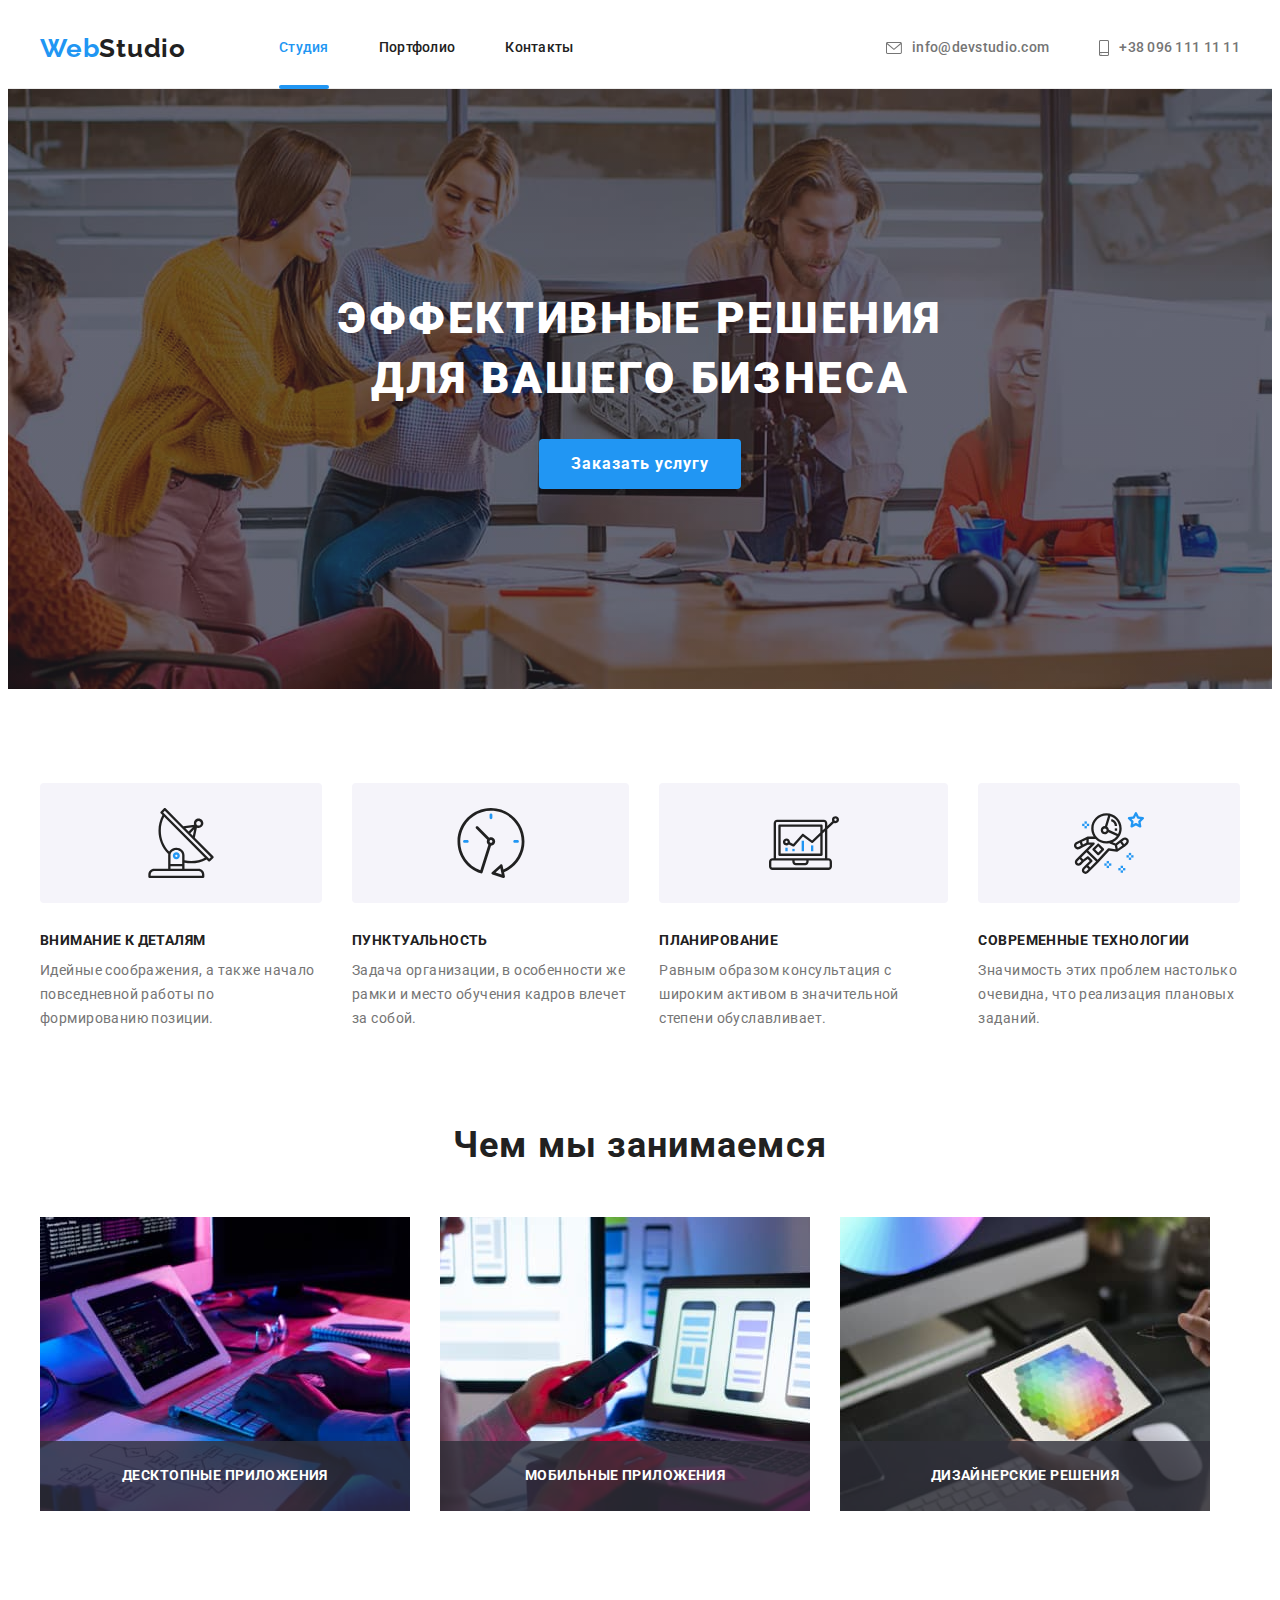
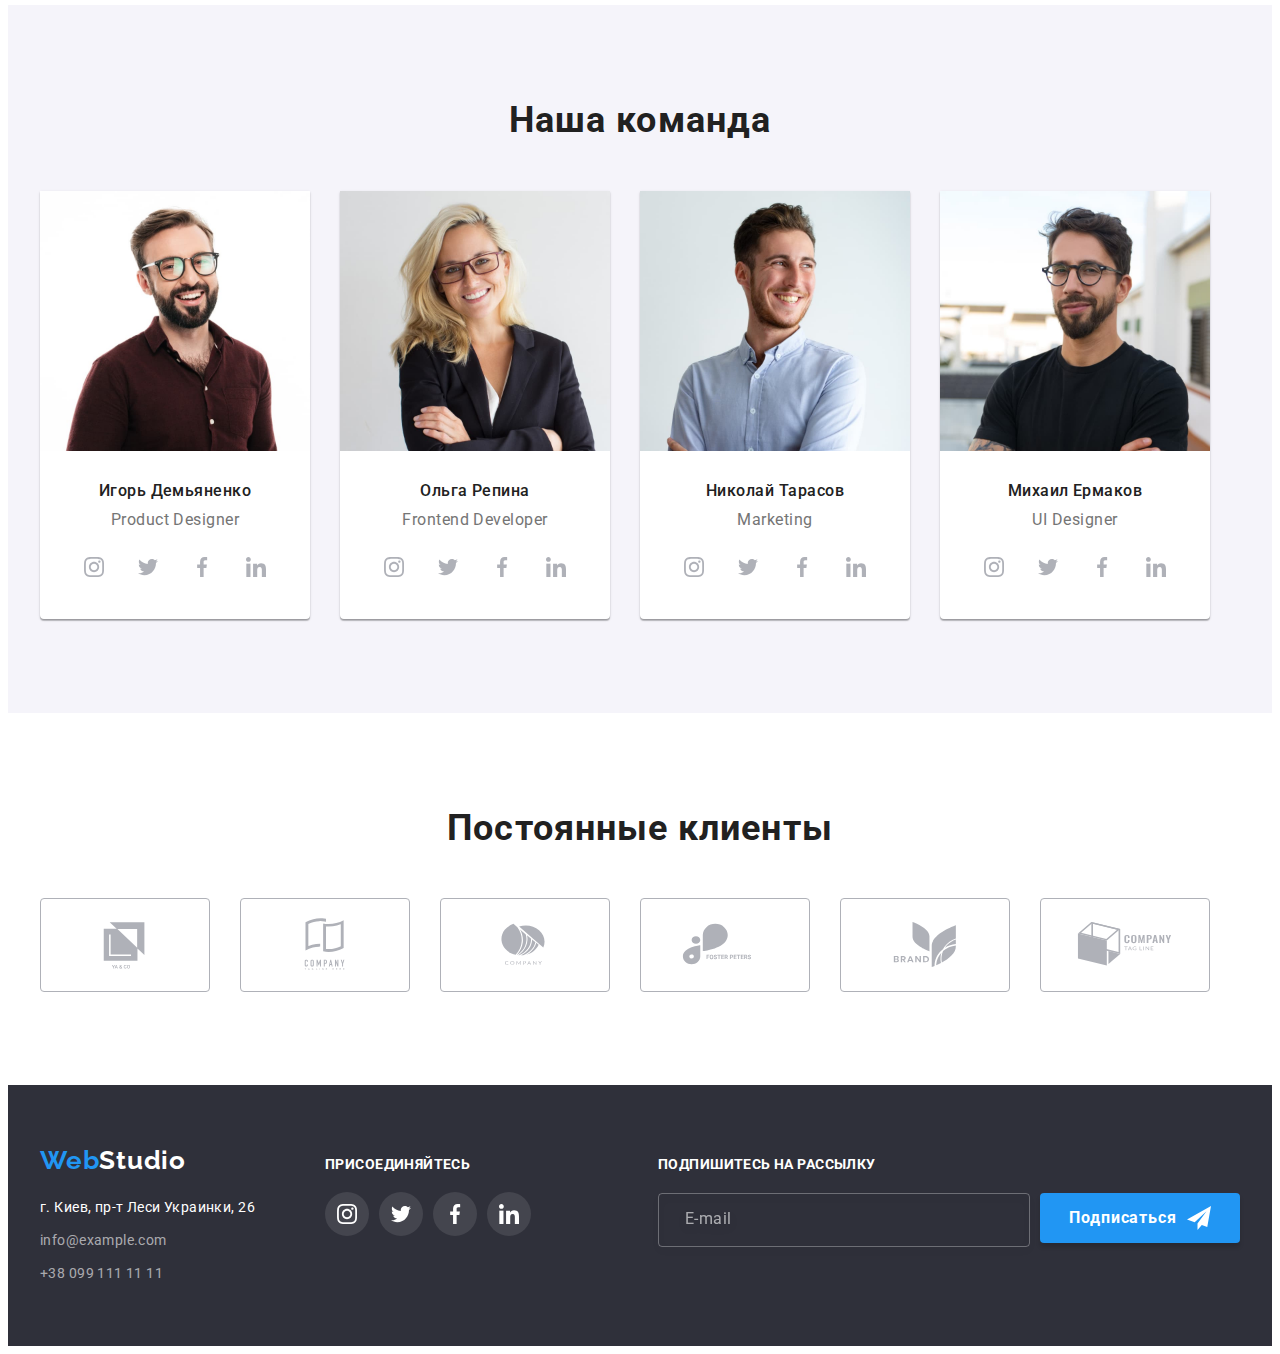
<file: index.html>
<!DOCTYPE html>
<html lang="ru">
  <head>
    <meta charset="UTF-8" />
    <meta http-equiv="X-UA-Compatible" content="IE=edge" />
    <meta name="viewport" content="width=device-width, initial-scale=1.0" />
    <title>WebStudio</title>
    <link rel="preconnect" href="https://fonts.googleapis.com" />
    <link rel="preconnect" href="https://fonts.gstatic.com" crossorigin />
    <link
      href="https://fonts.googleapis.com/css2?family=Raleway:wght@700&family=Roboto:wght@400;500;700;900&display=swap"
      rel="stylesheet"
    />
    <link
      rel="stylesheet"
      href="https://cdnjs.cloudflare.com/ajax/libs/modern-normalize/1.1.0/modern-normalize.min.css"
      integrity="sha512-wpPYUAdjBVSE4KJnH1VR1HeZfpl1ub8YT/NKx4PuQ5NmX2tKuGu6U/JRp5y+Y8XG2tV+wKQpNHVUX03MfMFn9Q=="
      crossorigin="anonymous"
      referrerpolicy="no-referrer"
    />
    <link rel="stylesheet" href="./css/styles.css" />
  </head>
  <body>
    <!--header-->
    <header class="header">
      <div class="header-container container">
        <a class="header-logo logo link" lang="en" href="./index.html" target="_self"
          ><span class="logo-first-part">Web</span>Studio</a
        >
        <nav class="nav">
          <ul class="nav-list list">
            <li class="nav-list-items">
              <a class="nav-list-links link active" href="./index.html">Студия</a>
            </li>
            <li class="nav-list-items">
              <a class="nav-list-links link" href="./portfolio.html" target="_self">Портфолио</a>
            </li>
            <li class="nav-list-items"><a class="nav-list-links link" href="">Контакты</a></li>
          </ul>
        </nav>
        <ul class="social-list list">
          <li class="social-list-items header-phone">
            <a class="social-list-links link" href="mailto:info@devstudio.com" title="Send email">
              <svg class="icon-mail" width="16" height="12">
                <use href="./images/symbol-defs.svg#icon-envelope"></use>
              </svg>
              info@devstudio.com</a
            >
          </li>
          <li class="social-list-items">
            <a class="social-list-links link" href="tel:+380961111111" title="Call">
              <svg class="icon-smartphone" width="10" height="16">
                <use href="./images/symbol-defs.svg#icon-smartphone"></use>
              </svg>
              +38 096 111 11 11</a
            >
          </li>
        </ul>
      </div>
    </header>
    <!--main-->
    <main class="main-studio">
      <!--hero-->
      <section class="hero">
        <div class="container">
          <h1 class="hero-title">Эффективные решения для вашего бизнеса</h1>
          <button class="hero-btn" type="button" data-modal-open>Заказать услугу</button>
        </div>
      </section>
      <!--skils-->
      <section class="section">
        <div class="container">
          <h2 class="skils-title">Наши преимущества</h2>
          <ul class="skils-list list">
            <li class="skils-list-items">
              <div class="icon-skils-container">
                <svg class="icon-skils" width="70" height="70">
                  <use href="./images/symbol-defs.svg#icon-antenna-1"></use>
                </svg>
              </div>
              <h3 class="skils-list-title">Внимание к деталям</h3>
              <p class="skils-list-text">
                Идейные соображения, а также начало повседневной работы по формированию позиции.
              </p>
            </li>
            <li class="skils-list-items">
              <div class="icon-skils-container">
                <svg class="icon-skils" width="70" height="70">
                  <use href="./images/symbol-defs.svg#icon-clock-1"></use>
                </svg>
              </div>
              <h3 class="skils-list-title">Пунктуальность</h3>
              <p class="skils-list-text">
                Задача организации, в особенности же рамки и место обучения кадров влечет за собой.
              </p>
            </li>
            <li class="skils-list-items">
              <div class="icon-skils-container">
                <svg class="icon-skils" width="70" height="70">
                  <use href="./images/symbol-defs.svg#icon-diagram-1"></use>
                </svg>
              </div>
              <h3 class="skils-list-title">Планирование</h3>
              <p class="skils-list-text">
                Равным образом консультация с широким активом в значительной степени обуславливает.
              </p>
            </li>
            <li class="skils-list-items">
              <div class="icon-skils-container">
                <svg class="icon-skils" width="70" height="70">
                  <use href="./images/symbol-defs.svg#icon-astronaut-1"></use>
                </svg>
              </div>
              <h3 class="skils-list-title">Современные технологии</h3>
              <p class="skils-list-text">
                Значимость этих проблем настолько очевидна, что реализация плановых заданий.
              </p>
            </li>
          </ul>
        </div>
      </section>
      <!--activity-->
      <section class="activity section">
        <div class="container">
          <h2 class="activity-title">Чем мы занимаемся</h2>
          <ul class="activity-list list">
            <li class="activity-list-items">
              <img src="./images/img.jpg" alt="koding work" width="370" height="294" />
              <div class="activity-list-items-block">
                <p class="activity-list-items-text">Десктопные приложения</p>
              </div>
            </li>
            <li class="activity-list-items">
              <img src="./images/img2.jpg" alt="developing aplication" width="370" height="294" />
              <div class="activity-list-items-block">
                <p class="activity-list-items-text">Мобильные приложения</p>
              </div>
            </li>
            <li class="activity-list-items">
              <img src="./images/img3.jpg" alt="design work" width="370" height="294" />
              <div class="activity-list-items-block">
                <p class="activity-list-items-text">Дизайнерские решения</p>
              </div>
            </li>
          </ul>
        </div>
      </section>
      <!--team-->
      <section class="team section">
        <div class="container">
          <h2 class="team-title">Наша команда</h2>
          <ul class="team-list list">
            <li class="team-list-items">
              <img
                class="team-img"
                src="./images/img4.jpg"
                alt="personal photo"
                width="270"
                height="260"
              />
              <div class="team-items-text">
                <h3 class="team-names">Игорь Демьяненко</h3>
                <p class="team-profession" lang="en">Product Designer</p>
                <ul class="team-social-list list">
                  <li class="team-social-list-items">
                    <a href="" class="team-social-list-link link">
                      <svg class="team-social-list-icons" width="20" height="20">
                        <use href="./images/symbol-defs.svg#icon-instagram-1"></use>
                      </svg>
                    </a>
                  </li>
                  <li class="team-social-list-items">
                    <a href="" class="team-social-list-link link">
                      <svg class="team-social-list-icons" width="20" height="20">
                        <use href="./images/symbol-defs.svg#icon-twitter-1"></use>
                      </svg>
                    </a>
                  </li>
                  <li class="team-social-list-items">
                    <a href="" class="team-social-list-link link">
                      <svg class="team-social-list-icons" width="20" height="20">
                        <use href="./images/symbol-defs.svg#icon-facebook-1"></use>
                      </svg>
                    </a>
                  </li>
                  <li class="team-social-list-items">
                    <a href="" class="team-social-list-link link">
                      <svg class="team-social-list-icons" width="20" height="20">
                        <use href="./images/symbol-defs.svg#icon-linkedin-1"></use>
                      </svg>
                    </a>
                  </li>
                </ul>
              </div>
            </li>
            <li class="team-list-items">
              <img
                class="team-img"
                src="./images/img5.jpg"
                alt="personal photo"
                width="270"
                height="260"
              />
              <div class="team-items-text">
                <h3 class="team-names">Ольга Репина</h3>
                <p class="team-profession" lang="en">Frontend Developer</p>
                <ul class="team-social-list list">
                  <li class="team-social-list-items">
                    <a href="" class="team-social-list-link link">
                      <svg class="team-social-list-icons" width="20" height="20">
                        <use href="./images/symbol-defs.svg#icon-instagram-1"></use>
                      </svg>
                    </a>
                  </li>
                  <li class="team-social-list-items">
                    <a href="" class="team-social-list-link link">
                      <svg class="team-social-list-icons" width="20" height="20">
                        <use href="./images/symbol-defs.svg#icon-twitter-1"></use>
                      </svg>
                    </a>
                  </li>
                  <li class="team-social-list-items">
                    <a href="" class="team-social-list-link link">
                      <svg class="team-social-list-icons" width="20" height="20">
                        <use href="./images/symbol-defs.svg#icon-facebook-1"></use>
                      </svg>
                    </a>
                  </li>
                  <li class="team-social-list-items">
                    <a href="" class="team-social-list-link link">
                      <svg class="team-social-list-icons" width="20" height="20">
                        <use href="./images/symbol-defs.svg#icon-linkedin-1"></use>
                      </svg>
                    </a>
                  </li>
                </ul>
              </div>
            </li>
            <li class="team-list-items">
              <img
                class="team-img"
                src="./images/img6.jpg"
                alt="personal photo"
                width="270"
                height="260"
              />
              <div class="team-items-text">
                <h3 class="team-names">Николай Тарасов</h3>
                <p class="team-profession" lang="en">Marketing</p>
                <ul class="team-social-list list">
                  <li class="team-social-list-items">
                    <a href="" class="team-social-list-link link">
                      <svg class="team-social-list-icons" width="20" height="20">
                        <use href="./images/symbol-defs.svg#icon-instagram-1"></use>
                      </svg>
                    </a>
                  </li>
                  <li class="team-social-list-items">
                    <a href="" class="team-social-list-link link">
                      <svg class="team-social-list-icons" width="20" height="20">
                        <use href="./images/symbol-defs.svg#icon-twitter-1"></use>
                      </svg>
                    </a>
                  </li>
                  <li class="team-social-list-items">
                    <a href="" class="team-social-list-link link">
                      <svg class="team-social-list-icons" width="20" height="20">
                        <use href="./images/symbol-defs.svg#icon-facebook-1"></use>
                      </svg>
                    </a>
                  </li>
                  <li class="team-social-list-items">
                    <a href="" class="team-social-list-link link">
                      <svg class="team-social-list-icons" width="20" height="20">
                        <use href="./images/symbol-defs.svg#icon-linkedin-1"></use>
                      </svg>
                    </a>
                  </li>
                </ul>
              </div>
            </li>
            <li class="team-list-items">
              <img
                class="team-img"
                src="./images/img7.jpg"
                alt="personal photo"
                width="270"
                height="260"
              />
              <div class="team-items-text">
                <h3 class="team-names">Михаил Ермаков</h3>
                <p class="team-profession" lang="en">UI Designer</p>
                <ul class="team-social-list list">
                  <li class="team-social-list-items">
                    <a href="" class="team-social-list-link link">
                      <svg class="team-social-list-icons" width="20" height="20">
                        <use href="./images/symbol-defs.svg#icon-instagram-1"></use>
                      </svg>
                    </a>
                  </li>
                  <li class="team-social-list-items">
                    <a href="" class="team-social-list-link link">
                      <svg class="team-social-list-icons" width="20" height="20">
                        <use href="./images/symbol-defs.svg#icon-twitter-1"></use>
                      </svg>
                    </a>
                  </li>
                  <li class="team-social-list-items">
                    <a href="" class="team-social-list-link link">
                      <svg class="team-social-list-icons" width="20" height="20">
                        <use href="./images/symbol-defs.svg#icon-facebook-1"></use>
                      </svg>
                    </a>
                  </li>
                  <li class="team-social-list-items">
                    <a href="" class="team-social-list-link link">
                      <svg class="team-social-list-icons" width="20" height="20">
                        <use href="./images/symbol-defs.svg#icon-linkedin-1"></use>
                      </svg>
                    </a>
                  </li>
                </ul>
              </div>
            </li>
          </ul>
        </div>
      </section>
      <!--clients-->
      <section class="section">
        <div class="container">
          <h2 class="clients-title">Постоянные клиенты</h2>
          <ul class="clients-list list">
            <li class="clients-list-items">
              <a href="" class="clients-list-link link">
                <svg class="clients-list-icon" width="106" height="60">
                  <use href="./images/symbol-defs.svg#icon-logo-1"></use>
                </svg>
              </a>
            </li>
            <li class="clients-list-items">
              <a href="" class="clients-list-link link">
                <svg class="clients-list-icon" width="106" height="60">
                  <use href="./images/symbol-defs.svg#icon-logo-2"></use>
                </svg>
              </a>
            </li>
            <li class="clients-list-items">
              <a href="" class="clients-list-link link">
                <svg class="clients-list-icon" width="106" height="60">
                  <use href="./images/symbol-defs.svg#icon-logo-3"></use>
                </svg>
              </a>
            </li>
            <li class="clients-list-items">
              <a href="" class="clients-list-link link">
                <svg class="clients-list-icon" width="106" height="60">
                  <use href="./images/symbol-defs.svg#icon-logo-4"></use>
                </svg>
              </a>
            </li>
            <li class="clients-list-items">
              <a href="" class="clients-list-link link">
                <svg class="clients-list-icon" width="106" height="60">
                  <use href="./images/symbol-defs.svg#icon-logo-5"></use>
                </svg>
              </a>
            </li>
            <li class="clients-list-items">
              <a href="" class="clients-list-link link">
                <svg class="clients-list-icon" width="106" height="60">
                  <use href="./images/symbol-defs.svg#icon-logo-6"></use>
                </svg>
              </a>
            </li>
          </ul>
        </div>
      </section>
    </main>
    <!--footer-->
    <footer class="footer">
      <div class="container">
        <div class="footer-section">
          <div class="left-side">
            <a class="footer-logo logo link" lang="en" href="./index.html"
              ><span class="logo-first-part">Web</span>Studio</a
            >
            <address class="address">
              <ul class="address-list list">
                <li class="address-list-items">
                  <a
                    class="address-list-link link"
                    href="https://goo.gl/maps/atiyrTqtyaCwYyuk9"
                    target="_blank"
                    title="Open in Google maps"
                    rel="nofollow noreferrer noopener"
                    >г. Киев, пр-т Леси Украинки, 26
                  </a>
                </li>
                <li class="address-list-items">
                  <a class="email-list-link link" href="mailto:info@example.com" title="Send email"
                    >info@example.com</a
                  >
                </li>
                <li class="address-list-items">
                  <a class="tell-list-link link" href="tel:+380991111111" title="Call"
                    >+38 099 111 11 11</a
                  >
                </li>
              </ul>
            </address>
          </div>
          <div class="right-side">
            <p class="join-text">присоединяйтесь</p>
            <ul class="join-list list">
              <li class="join-list-items">
                <a href="" class="join-list-link link">
                  <svg class="join-icon" width="20" height="20">
                    <use href="./images/symbol-defs.svg#icon-instagram-1"></use>
                  </svg>
                </a>
              </li>
              <li class="join-list-items">
                <a href="" class="join-list-link link">
                  <svg class="join-icon" width="20" height="20">
                    <use href="./images/symbol-defs.svg#icon-twitter-1"></use>
                  </svg>
                </a>
              </li>
              <li class="join-list-items">
                <a href="" class="join-list-link link">
                  <svg class="join-icon" width="20" height="20">
                    <use href="./images/symbol-defs.svg#icon-facebook-1"></use>
                  </svg>
                </a>
              </li>
              <li class="join-list-items">
                <a href="" class="join-list-link link">
                  <svg class="join-icon" width="20" height="20">
                    <use href="./images/symbol-defs.svg#icon-linkedin-1"></use>
                  </svg>
                </a>
              </li>
            </ul>
          </div>
          <div class="footer-form-block">
            <form class="footer-form">
              <p class="footer-form-title">Подпишитесь на рассылку</p>
              <div class="footer-form-field">
                <label class="footer-form-label">
                  <input type="email"class="footer-form-input" name="email" required placeholder="E-mail">
                </label>
               <button type="submit" class="footer-form-button"><span class="footer-button-text">Подписаться</span>
                 <svg class="footer-form-icon" width="24px" height="24px">
                  <use href="./images/symbol-defs.svg#icon-icon-send"></use>
                 </svg>
               </button>
              </div>
            </form>
          </div>
        </div>
      </div>
    </footer>
    <div class="backdrop is-hidden" data-modal>
      <div class="modal">
        <button type="button" class="modal-button-close" data-modal-close>
          <svg class="close-button-icon" width="18" height="18">
            <use href="./images/symbol-defs.svg#icon-close-icon"></use>
          </svg>
        </button>
        <form class="contact-form">
          <p class="contact-form-title">Оставьте свои данные, мы вам перезвоним</p>
          <label class="contact-form-field">
            <span class="contact-form-field-text">Имя</span>
            <span class="contact-form-field-block">
              <input
                type="text"
                class="contact-form-input"
                name="user-name"
                required
                pattern="[a-zA-Z]*"
                title="Oleksandr"
                autofocus
              />
              <svg class="contact-form-icon" height="18" width="18">
                <use href="images/symbol-defs.svg#icon-person-black"></use>
              </svg>
            </span>
          </label>
          <label class="contact-form-field"
            ><span class="contact-form-field-text">Телефон</span>
            <span class="contact-form-field-block"
              ><input
                type="tel"
                class="contact-form-input"
                name="user-tel"
                required
                pattern="[0-9]{3}-[0-9]{3}-[0-9]{2}-[0-9]{2}"
                title="xxx-xxx-xx-xx"
              /><svg class="contact-form-icon" height="18" width="18">
                <use href="images/symbol-defs.svg#icon-phone-black"></use>
              </svg>
            </span>
          </label>
          <label class="contact-form-field">
            <span class="contact-form-field-text">Почта</span>
            <span class="contact-form-field-block"
              ><input type="email" class="contact-form-input" name="email" required /><svg
                class="contact-form-icon"
                height="18"
                width="18"
              >
                <use href="images/symbol-defs.svg#icon-email-black"></use>
              </svg>
            </span>
          </label>
          <label class="contact-form-field last">
            <span class="contact-form-field-text">Комментарий</span>
            <textarea class="contact-form-message" name="user-message" placeholder="Введите текст">
            </textarea>
          </label>
          <input
            type="checkbox"
            class="contact-form-checkbox-input visually-hidden"
            name="checkbox"
            id="checkbox"
            required
          />
          <label for="checkbox" class="contact-form-checkbox"
            >Соглашаюсь с рассылкой и принимаю&nbsp;
            <a href="" class="contact-form-checkbox-link">Условия договора</a></label
          >
          <button type="submit" class="form-button">Отправить</button>
        </form>
      </div>
    </div>
    <script src="./js/modal.js"></script>
  </body>
</html>
</file>
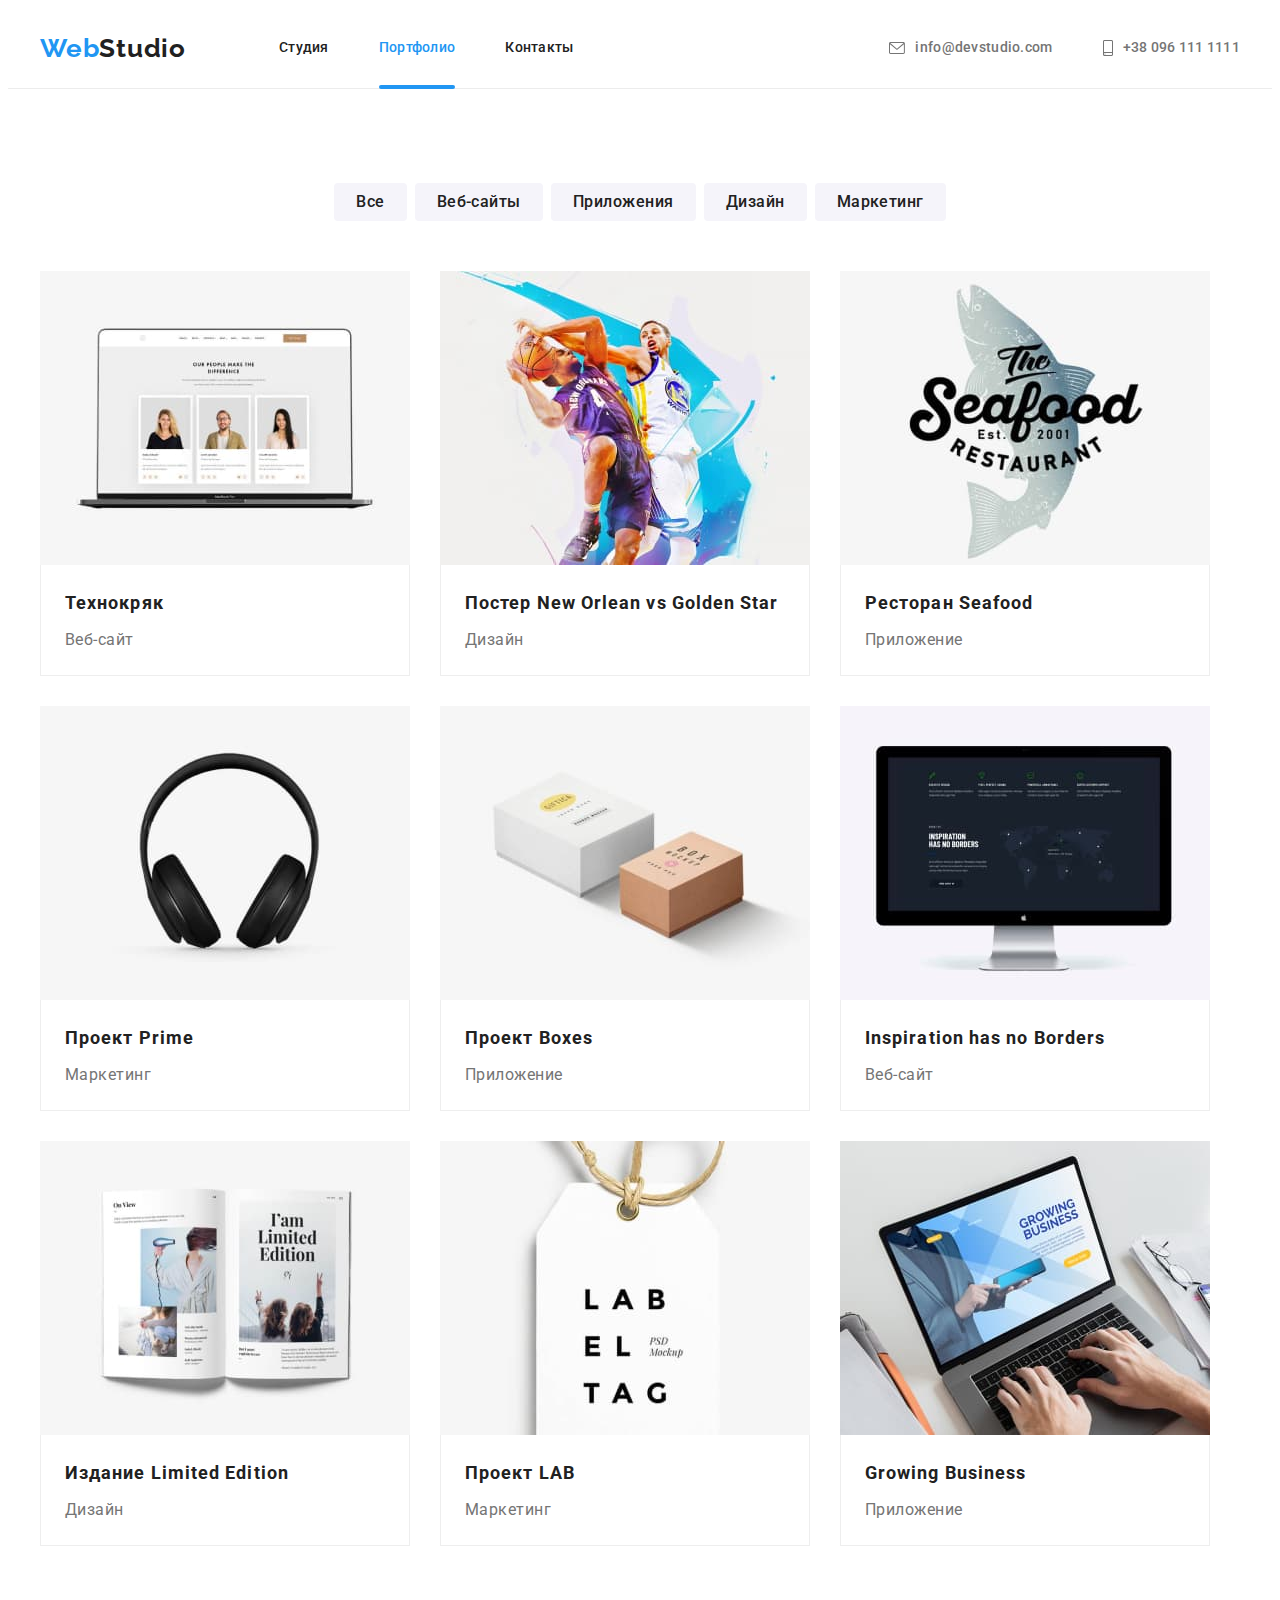
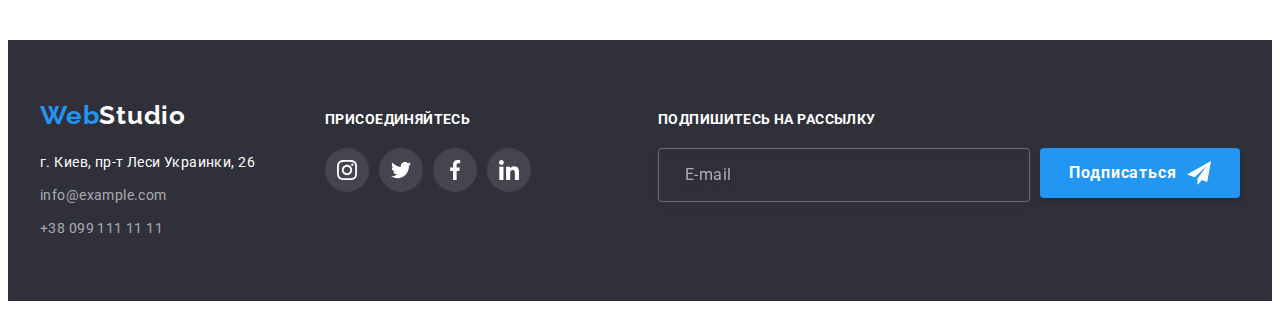
<file: portfolio.html>
<!DOCTYPE html>
<html lang="ru">
  <head>
    <meta charset="UTF-8" />
    <meta http-equiv="X-UA-Compatible" content="IE=edge" />
    <meta name="viewport" content="width=device-width, initial-scale=1.0" />
    <title>WebStudio</title>
    <link rel="preconnect" href="https://fonts.googleapis.com" />
    <link rel="preconnect" href="https://fonts.gstatic.com" crossorigin />
    <link
      href="https://fonts.googleapis.com/css2?family=Raleway:wght@700&family=Roboto:wght@400;500;700;900&display=swap"
      rel="stylesheet"
    />
    <link
      rel="stylesheet"
      href="https://cdnjs.cloudflare.com/ajax/libs/modern-normalize/1.1.0/modern-normalize.min.css"
      integrity="sha512-wpPYUAdjBVSE4KJnH1VR1HeZfpl1ub8YT/NKx4PuQ5NmX2tKuGu6U/JRp5y+Y8XG2tV+wKQpNHVUX03MfMFn9Q=="
      crossorigin="anonymous"
      referrerpolicy="no-referrer"
    />
    <link rel="stylesheet" href="./css/styles.css" />
  </head>
  <body>
    <!--header-->
    <header class="header">
      <div class="header-container container">
        <a class="header-logo logo link" lang="en" href="./index.html" target="_self"
          ><span class="logo-first-part">Web</span>Studio</a
        >
        <nav class="nav">
          <ul class="nav-list list">
            <li class="nav-list-items">
              <a class="nav-list-links link" href="./index.html">Студия</a>
            </li>
            <li class="nav-list-items">
              <a class="nav-list-links link active" href="./portfolio.html" target="_self"
                >Портфолио</a
              >
            </li>
            <li class="nav-list-items"><a class="nav-list-links link" href="">Контакты</a></li>
          </ul>
        </nav>
        <ul class="social-list list">
          <li class="social-list-items header-phone">
            <a class="social-list-links link" href="mailto:info@devstudio.com" title="Send email">
              <svg class="icon-mail" width="16" height="12">
                <use href="./images/symbol-defs.svg#icon-envelope"></use>
              </svg>
              info@devstudio.com</a
            >
          </li>
          <li class="social-list-items">
            <a class="social-list-links link" href="tel:+380961111111" title="Call">
              <svg class="icon-smartphone" width="10" height="16">
                <use href="./images/symbol-defs.svg#icon-smartphone"></use>
              </svg>
              +38 096 111 1111</a
            >
          </li>
        </ul>
      </div>
    </header>
    <!--main_portfolio-->
    <main class="main-portfolio">
      <section class="section">
        <div class="container">
          <h1 class="work-title">Наши роботы</h1>
          <ul class="work-nav-list list">
            <li class="work-nav-list-items">
              <button class="work-nav-btn" type="button">Все</button>
            </li>
            <li class="work-nav-list-items">
              <button class="work-nav-btn" type="button">Веб-сайты</button>
            </li>
            <li class="work-nav-list-items">
              <button class="work-nav-btn" type="button">Приложения</button>
            </li>
            <li class="work-nav-list-items">
              <button class="work-nav-btn" type="button">Дизайн</button>
            </li>
            <li class="work-nav-list-items">
              <button class="work-nav-btn" type="button">Маркетинг</button>
            </li>
          </ul>
          <ul class="cards-list list">
            <li class="cards-list-items">
              <a href="" class="cards-list-link link">
                <div class="cards-list-img-wrapper">
                  <img src="./images/img_portfolio_1.jpg" alt="open laptop" />
                  <p class="cards-list-overlay">
                    Ресурс предлагает комплексные предложения с разным уровнем функционала и
                    сервисов. Все это позволит посетителю получить исчерпывающие сведения о компании
                    или частном лице.
                  </p>
                </div>
                <div class="cards-list-text">
                  <h2 class="cards-title">Технокряк</h2>
                  <p class="cards-text">Веб-сайт</p>
                </div>
              </a>
            </li>
            <li class="cards-list-items">
              <a href="" class="cards-list-link link">
                <div class="cards-list-img-wrapper">
                  <img src="./images/img_portfolio_2.jpg" alt="basketball players" />
                  <p class="cards-list-overlay">
                    Ресурс предлагает комплексные предложения с разным уровнем функционала и
                    сервисов. Все это позволит посетителю получить исчерпывающие сведения о компании
                    или частном лице.
                  </p>
                </div>
                <div class="cards-list-text">
                  <h2 class="cards-title">Постер New Orlean vs Golden Star</h2>
                  <p class="cards-text">Дизайн</p>
                </div>
              </a>
            </li>
            <li class="cards-list-items">
              <a href="" class="cards-list-link link">
                <div class="cards-list-img-wrapper">
                  <img src="./images/img_portfolio_3.jpg" alt="logotype Seafood" />
                  <p class="cards-list-overlay">
                    Ресурс предлагает комплексные предложения с разным уровнем функционала и
                    сервисов. Все это позволит посетителю получить исчерпывающие сведения о компании
                    или частном лице.
                  </p>
                </div>
                <div class="cards-list-text">
                  <h2 class="cards-title">Ресторан Seafood</h2>
                  <p class="cards-text">Приложение</p>
                </div></a
              >
            </li>
            <li class="cards-list-items">
              <a href="" class="cards-list-link link">
                <div class="cards-list-img-wrapper">
                  <img src="./images/img_portfolio_4.jpg" alt="headphone" />
                  <p class="cards-list-overlay">
                    Ресурс предлагает комплексные предложения с разным уровнем функционала и
                    сервисов. Все это позволит посетителю получить исчерпывающие сведения о компании
                    или частном лице.
                  </p>
                </div>
                <div class="cards-list-text">
                  <h2 class="cards-title">Проект Prime</h2>
                  <p class="cards-text">Маркетинг</p>
                </div>
              </a>
            </li>
            <li class="cards-list-items">
              <a href="" class="cards-list-link link">
                <div class="cards-list-img-wrapper">
                  <img src="./images/img_portfolio_5.jpg" alt="boxes" />
                  <p class="cards-list-overlay">
                    Ресурс предлагает комплексные предложения с разным уровнем функционала и
                    сервисов. Все это позволит посетителю получить исчерпывающие сведения о компании
                    или частном лице.
                  </p>
                </div>
                <div class="cards-list-text">
                  <h2 class="cards-title">Проект Boxes</h2>
                  <p class="cards-text">Приложение</p>
                </div>
              </a>
            </li>
            <li class="cards-list-items">
              <a href="" class="cards-list-link link">
                <div class="cards-list-img-wrapper">
                  <img src="./images/img_portfolio_6.jpg" alt="IMac display" />
                  <p class="cards-list-overlay">
                    Ресурс предлагает комплексные предложения с разным уровнем функционала и
                    сервисов. Все это позволит посетителю получить исчерпывающие сведения о компании
                    или частном лице.
                  </p>
                </div>
                <div class="cards-list-text">
                  <h2 class="cards-title">Inspiration has no Borders</h2>
                  <p class="cards-text">Веб-сайт</p>
                </div>
              </a>
            </li>
            <li class="cards-list-items">
              <a class="cards-list-link link" href="">
                <div class="cards-list-img-wrapper">
                  <img src="./images/img_portfolio_7.jpg" alt="open book" />
                  <p class="cards-list-overlay">
                    Ресурс предлагает комплексные предложения с разным уровнем функционала и
                    сервисов. Все это позволит посетителю получить исчерпывающие сведения о компании
                    или частном лице.
                  </p>
                </div>
                <div class="cards-list-text">
                  <h2 class="cards-title">Издание Limited Edition</h2>
                  <p class="cards-text">Дизайн</p>
                </div>
              </a>
            </li>
            <li class="cards-list-items">
              <a class="cards-list-link link" href="">
                <div class="cards-list-img-wrapper">
                  <img src="./images/img_portfolio_8.jpg" alt="label" />
                  <p class="cards-list-overlay">
                    Ресурс предлагает комплексные предложения с разным уровнем функционала и
                    сервисов. Все это позволит посетителю получить исчерпывающие сведения о компании
                    или частном лице.
                  </p>
                </div>
                <div class="cards-list-text">
                  <h2 class="cards-title">Проект LAB</h2>
                  <p class="cards-text">Маркетинг</p>
                </div>
              </a>
            </li>
            <li class="cards-list-items">
              <a class="cards-list-link link" href="">
                <div class="cards-list-img-wrapper">
                  <img src="./images/img_portfolio_9.jpg" alt="working on laptop " />
                  <p class="cards-list-overlay">
                    Ресурс предлагает комплексные предложения с разным уровнем функционала и
                    сервисов. Все это позволит посетителю получить исчерпывающие сведения о компании
                    или частном лице.
                  </p>
                </div>
                <div class="cards-list-text">
                  <h2 class="cards-title">Growing Business</h2>
                  <p class="cards-text">Приложение</p>
                </div>
              </a>
            </li>
          </ul>
        </div>
      </section>
    </main>
    <!--footer-->
    <footer class="footer">
      <div class="container">
        <div class="footer-section">
          <div class="left-side">
            <a class="footer-logo logo link" lang="en" href="./index.html"
              ><span class="logo-first-part">Web</span>Studio</a
            >
            <address class="address">
              <ul class="address-list list">
                <li class="address-list-items">
                  <a
                    class="address-list-link link"
                    href="https://goo.gl/maps/atiyrTqtyaCwYyuk9"
                    target="_blank"
                    title="Open in Google maps"
                    rel="nofollow noreferrer noopener"
                    >г. Киев, пр-т Леси Украинки, 26</a
                  >
                </li>
                <li class="address-list-items">
                  <a class="email-list-link link" href="mailto:info@example.com" title="Send email"
                    >info@example.com</a
                  >
                </li>
                <li class="address-list-items">
                  <a class="tell-list-link link" href="tel:+380991111111" title="Call"
                    >+38 099 111 11 11</a
                  >
                </li>
              </ul>
            </address>
          </div>
          <div class="right-side">
            <p class="join-text">присоединяйтесь</p>
            <ul class="join-list list">
              <li class="join-list-items">
                <a href="" class="join-list-link link">
                  <svg class="join-icon" width="20" height="20">
                    <use href="./images/symbol-defs.svg#icon-instagram-1"></use>
                  </svg>
                </a>
              </li>
              <li class="join-list-items">
                <a href="" class="join-list-link link">
                  <svg class="join-icon" width="20" height="20">
                    <use href="./images/symbol-defs.svg#icon-twitter-1"></use>
                  </svg>
                </a>
              </li>
              <li class="join-list-items">
                <a href="" class="join-list-link link">
                  <svg class="join-icon" width="20" height="20">
                    <use href="./images/symbol-defs.svg#icon-facebook-1"></use>
                  </svg>
                </a>
              </li>
              <li class="join-list-items">
                <a href="" class="join-list-link link">
                  <svg class="join-icon" width="20" height="20">
                    <use href="./images/symbol-defs.svg#icon-linkedin-1"></use>
                  </svg>
                </a>
              </li>
            </ul>
          </div>
          <div class="footer-form-block">
            <form class="footer-form">
              <p class="footer-form-title">Подпишитесь на рассылку</p>
              <div class="footer-form-field">
                <label class="footer-form-label">
                  <input
                    type="email"
                    class="footer-form-input"
                    name="email"
                    required
                    placeholder="E-mail"
                  />
                </label>
                <button type="submit" class="footer-form-button">
                  <span class="footer-button-text">Подписаться</span>
                  <svg class="footer-form-icon" width="24px" height="24px">
                    <use href="./images/symbol-defs.svg#icon-icon-send"></use>
                  </svg>
                </button>
              </div>
            </form>
          </div>
        </div>
      </div>
    </footer>
  </body>
</html>
</file>
<file: css/styles.css>
:root {
  --primary-font-family: 'Roboto', sans-serif;
  --secondary-font-family: 'Raleway', sans-serif;
  --primary-text-color: #212121;
  --secondary-text-color: #757575;
  --thirdty-text-color: #ffffff;
  --accent-color: #2196f3;
  --footer-background-color: #2f303a;
  --primary-background-color: #ffffff;
  --secondary-background-color: #f5f4fa;
}
h1,
h2,
h3,
p {
  margin-top: 0;
  margin-bottom: 0;
}
ul,
ol {
  margin-top: 0;
  margin-bottom: 0;
  padding-left: 0;
}
img {
  display: block;
  max-width: 100%;
  height: auto;
}
.list {
  list-style: none;
}
.link {
  text-decoration: none;
  font-family: inherit;
}
body {
  font-family: var(--primary-font-family);
  color: var(--primary-text-color);
}
.container {
  margin-left: auto;
  margin-right: auto;
  width: 1200px;
  padding-left: 15px;
  padding-right: 15px;
}
.section {
  padding-top: 94px;
  padding-bottom: 94px;
}
/*=========================COMPONENTS=========================*/
.nav-list-links,
.social-list-links {
  font-family: var(--primary-font-family);
  font-weight: 500;
  font-size: 14px;
  line-height: 1.14;
  letter-spacing: 0.02em;
}
.nav-list-links:hover,
.nav-list-links:focus,
.social-list-links:hover,
.social-list-links:focus,
.email-list-link:hover,
.email-list-link:focus,
.tell-list-link:hover,
.tell-list-link:focus,
.address-list-link:hover,
.address-list-link:focus {
  color: var(--accent-color);
}
.logo {
  font-family: var(--secondary-font-family);
  font-weight: 700;
  font-size: 26px;
  line-height: 1.19;
  letter-spacing: 0.03em;
}
.logo-first-part {
  color: var(--accent-color);
}
.skils-title,
.work-title {
  position: absolute;
  width: 1px;
  height: 1px;
  margin: -1px;
  border: 0;
  padding: 0;
  white-space: nowrap;
  clip-path: inset(100%);
  clip: rect(0 0 0 0);
  overflow: hidden;
}
.address {
  font-style: normal;
}
.email-list-link,
.tell-list-link,
.address-list-link,
.skils-list-text {
  font-size: 14px;
  line-height: 1.71;
  letter-spacing: 0.03em;
}
.team-title,
.activity-title,
.clients-title {
  font-weight: 700;
  font-size: 36px;
  line-height: 1.17;
  text-align: center;
  letter-spacing: 0.03em;
  color: var(--primary-text-color);
}
.visually-hidden {
  position: absolute;
  width: 1px;
  height: 1px;
  margin: -1px;
  border: 0;
  padding: 0;
  white-space: nowrap;
  clip-path: inset(100%);
  clip: rect(0 0 0 0);
  overflow: hidden;
}
/*=========================/COMPONENTS=========================*/
/*=========================HEADER=========================*/
.nav-list-links {
  color: var(--primary-text-color);
  padding-top: 32px;
  padding-bottom: 32px;
  transition: color 250ms cubic-bezier(0.4, 0, 0.2, 1);
}
.active {
  color: var(--accent-color);
  position: relative;
  transition: color 250ms cubic-bezier(0.4, 0, 0.2, 1);
}
.active::after {
  content: '';
  display: block;
  position: absolute;
  background-color: #2196f3;
  border-radius: 2px;
  height: 4px;
  width: 100%;
  bottom: -1px;
  left: 0;
  transition: backdround-color 250ms cubic-bezier(0.4, 0, 0.2, 1);
}
.social-list-links {
  color: var(--secondary-text-color);
  transition: color 250ms cubic-bezier(0.4, 0, 0.2, 1);
}
.header {
  background-color: var(--primary-background-color);
  border-bottom: 1px solid #ececec;
}
.header-logo {
  color: var(--primary-text-color);
  margin-right: 93px;
}
.nav-list-items:not(:last-child) {
  margin-right: 50px;
}
.header-container {
  display: flex;
  align-items: center;
}
.nav-list {
  display: flex;
  align-items: center;
}
.social-list {
  display: flex;
  margin-left: auto;
  align-items: center;
}
.header-phone {
  margin-right: 50px;
}
.nav-list-items {
  display: flex;
}
.social-list-links {
  display: flex;
  align-items: center;
}
.icon-smartphone,
.icon-mail {
  margin-right: 10px;
  fill: rgba(117, 117, 117, 1);
  transition: fill 250ms cubic-bezier(0.4, 0, 0.2, 1);
}
.social-list-links:hover .icon-smartphone,
.social-list-links:focus .icon-smartphone,
.social-list-links:hover .icon-mail,
.social-list-links:focus .icon-mail {
  fill: var(--accent-color);
}
/*=========================/HEADER=========================*/
/*=========================HERO=========================*/
.hero {
  padding-top: 200px;
  padding-bottom: 200px;
  text-align: center;
  max-width: 1600px;
  margin-left: auto;
  margin-right: auto;
  background-image: linear-gradient(rgba(47, 48, 58, 0.4), rgba(47, 48, 58, 0.4)),
    url(../images/hero_bgimg.jpg);
  background-size: cover;
  background-repeat: no-repeat;
  background-position: center;
  background-color: rgba(196, 196, 196, 1);
}
.hero-title {
  font-weight: 900;
  font-size: 44px;
  line-height: 1.36;
  text-align: center;
  letter-spacing: 0.06em;
  text-transform: uppercase;
  color: var(--thirdty-text-color);
  width: 696px;
  margin-bottom: 30px;
  margin-left: auto;
  margin-right: auto;
}
.hero-btn {
  font-family: inherit;
  font-weight: 700;
  font-size: 16px;
  line-height: 1.88;
  letter-spacing: 0.06em;
  color: var(--thirdty-text-color);
  background-color: #2196f3;
  cursor: pointer;
  min-width: 200px;
  padding: 10px 32px;
  border-radius: 4px;
  box-shadow: 0px 4px 4px rgba(0, 0, 0, 0.15);
  border-width: 0;
  transition: color 250ms cubic-bezier(0.4, 0, 0.2, 1);
}
.hero-btn:hover,
.hero-btn:focus {
  background-color: #188ce8;
}
.hero-container {
  display: flex;
  flex-direction: column;
  align-items: center;
}
/*=========================/HERO=========================*/
/*=========================SKILS=========================*/

.skils-list-title {
  font-weight: 700;
  font-size: 14px;
  line-height: 1.14;
  letter-spacing: 0.03em;
  text-transform: uppercase;
  color: var(--primary-text-color);
  margin-bottom: 10px;
}
.skils-list-text {
  color: var(--secondary-text-color);
}
.skils-list {
  display: flex;
  justify-content: center;
}
.skils-list-items:not(:last-child) {
  margin-right: 30px;
}
.skils-list-items {
  flex-basis: calc((100%-120) / 4);
}
.icon-skils-container {
  margin-bottom: 30px;
  display: flex;
  text-align: center;
  justify-content: center;
  padding-top: 25px;
  padding-bottom: 25px;
  background-color: rgba(245, 244, 250, 1);
  border-radius: 4px;
}
/*=========================/SKILS=========================*/
/*=========================ACTIVITY=========================*/
.activity-title {
  margin-bottom: 50px;
}
.activity-list {
  display: flex;
}
.activity-list-items:not(:last-child) {
  margin-right: 30px;
}
.activity-list-items {
  flex-basis: calc((100%-90) / 3);
  position: relative;
}
.activity {
  padding-top: 0;
}
.activity-list-items-block {
  color: var(--thirdty-text-color);
  display: flex;
  justify-content: center;
  align-items: center;
  height: 70px;
  background-color: rgba(47, 48, 58, 0.8);
  position: absolute;
  width: 100%;
  bottom: 0;
}
.activity-list-items-text {
  font-family: 'Roboto';
  font-weight: 700;
  font-size: 14px;
  line-height: 1.14;
  text-align: center;
  letter-spacing: 0.03em;
  text-transform: uppercase;
}
/*=========================/ACTIVITY=========================*/
/*=========================TEAM=========================*/
.team {
  background-color: var(--secondary-background-color);
}
.team-list-items {
  background: var(--primary-background-color);
  box-shadow: 0px 1px 3px rgba(0, 0, 0, 0.12), 0px 1px 1px rgba(0, 0, 0, 0.14),
    0px 2px 1px rgba(0, 0, 0, 0.2);
  border-radius: 0px 0px 4px 4px;
  flex-basis: calc((100%-120) / 4);
}
.team-names {
  font-weight: 500;
  font-size: 16px;
  line-height: 1.19;
  text-align: center;
  letter-spacing: 0.03em;
  color: var(--primary-text-color);
  margin-bottom: 10px;
}
.team-profession {
  font-size: 16px;
  line-height: 1.19;
  text-align: center;
  letter-spacing: 0.03em;
  color: var(--secondary-text-color);
  margin-bottom: 16px;
}
.team-title {
  margin-bottom: 50px;
}
.team-list {
  display: flex;
}
.team-list-items:not(:last-child) {
  margin-right: 30px;
}
.team-items-text {
  padding-top: 30px;
  padding-bottom: 30px;
}
.team-social-list {
  display: flex;
  justify-content: center;
}
.team-social-list-items:not(:last-child) {
  margin-right: 10px;
}
.team-social-list-items {
  display: flex;
}
.team-social-list-icons {
  transition: fill 250ms cubic-bezier(0.4, 0, 0.2, 1);
}
.team-social-list-link {
  display: flex;
  justify-content: center;
  align-items: center;
  border-radius: 50%;
  width: 44px;
  height: 44px;
  transition: background-color 250ms cubic-bezier(0.4, 0, 0.2, 1);
}
.team-social-list-icons {
  fill: rgba(175, 177, 184, 1);
}
.team-social-list-link:hover .team-social-list-icons,
.team-social-list-link:focus .team-social-list-icons {
  fill: var(--thirdty-text-color);
}
.team-social-list-link:hover,
.team-social-list-link:focus {
  background-color: var(--accent-color);
}
/*=========================/TEAM=========================*/
/*=========================CLIENTS=========================*/
.clients-title {
  margin-bottom: 50px;
}
.clients-list {
  display: flex;
}
.clients-list-link {
  display: flex;
  justify-content: center;
  align-items: center;
  width: 100%;
  height: 100%;
  border: 1px solid #afb1b8;
  border-radius: 4px;
  transition: border-color 250ms cubic-bezier(0.4, 0, 0.2, 1);
}
.clients-list-items:not(:last-child) {
  margin-right: 30px;
}
.clients-list-icon {
  fill: rgba(175, 177, 184, 1);
  transition: fill 250ms cubic-bezier(0.4, 0, 0.2, 1);
}
.clients-list-link:hover .clients-list-icon,
.clients-list-link:focus .clients-list-icon {
  fill: var(--accent-color);
}
.clients-list-items {
  display: flex;
  align-items: center;
  justify-content: center;
  width: 170px;
  height: 92px;
}
.clients-list-link:hover,
.clients-list-link:focus {
  border-color: var(--accent-color);
}
/*=========================/CLIENTS=========================*/
/*=========================PORTFOLIO=========================*/
.work-nav-btn {
  font-family: inherit;
  font-weight: 500;
  font-size: 16px;
  line-height: 1.63;
  text-align: center;
  letter-spacing: 0.03em;
  color: var(--primary-text-color);
  background: var(--secondary-background-color);
  cursor: pointer;
  border-width: 0;
  padding: 6px 22px;
  border-radius: 4px;
  transition: color 250ms cubic-bezier(0.4, 0, 0.2, 1),
    background-color 250ms cubic-bezier(0.4, 0, 0.2, 1),
    box-shadow 250ms cubic-bezier(0.4, 0, 0.2, 1);
}
.work-nav-btn:hover,
.work-nav-btn:focus {
  color: var(--thirdty-text-color);
  background-color: var(--accent-color);
  box-shadow: 0px 3px 1px rgba(0, 0, 0, 0.1), 0px 1px 2px rgba(0, 0, 0, 0.08),
    0px 2px 2px rgba(0, 0, 0, 0.12);
}
.cards-list-items {
  background-color: var(--primary-background-color);
  display: flex;
}
.cards-title {
  font-weight: 700;
  font-size: 18px;
  line-height: 2;
  letter-spacing: 0.06em;
  color: var(--primary-text-color);
  margin-bottom: 4px;
}
.cards-text {
  font-size: 16px;
  line-height: 1.88;
  letter-spacing: 0.03em;
  color: var(--secondary-text-color);
}
.work-nav-list {
  display: flex;
  justify-content: center;
  margin-bottom: 50px;
}
.work-nav-list-items:not(:last-child) {
  margin-right: 8px;
}
.cards-list {
  display: flex;
  flex-wrap: wrap;
}
.cards-list-items:not(:nth-child(3n)) {
  margin-right: 30px;
}
.cards-list-items:not(:nth-last-child(-n + 3)) {
  margin-bottom: 30px;
}
.cards-list-text {
  padding: 20px 24px;
  border: 1px solid #eeeeee;
  border-top: none;
}
.cards-list-link {
  transition: box-shadow 250ms cubic-bezier(0.4, 0, 0.2, 1);
}
.cards-list-link:hover,
.cards-list-link:focus {
  box-shadow: 0px 1px 1px rgba(0, 0, 0, 0.12), 0px 4px 4px rgba(0, 0, 0, 0.06),
    1px 4px 6px rgba(0, 0, 0, 0.16);
}
.cards-list-img-wrapper {
  position: relative;
  overflow: hidden;
}
.cards-list-overlay {
  position: absolute;
  left: 0;
  top: 0;
  width: 100%;
  height: 100%;
  background-color: rgba(33, 150, 243, 0.9);
  font-family: var(--primary-font-family);
  font-size: 18px;
  line-height: 1.55;
  letter-spacing: 0.03em;
  color: var(--thirdty-text-color);
  padding: 63px 24px;
  overflow: auto;
  transform: translateY(100%);
  transition: transform 250ms cubic-bezier(0.4, 0, 0.2, 1);
}
.cards-list-link:hover .cards-list-overlay,
.cards-list-link:focus .cards-list-overlay {
  transform: translateY(0%);
}
/*=========================/PORTFOLIO=========================*/
/*=========================FOOTER=========================*/
.footer {
  background: var(--footer-background-color);
  padding-bottom: 60px;
  padding-top: 60px;
}
.footer-logo {
  color: var(--thirdty-text-color);
  display: block;
  margin-bottom: 20px;
}
.address-list-link {
  color: var(--thirdty-text-color);
  transition: color 250ms cubic-bezier(0.4, 0, 0.2, 1);
}
.tell-list-link,
.email-list-link {
  color: rgba(255, 255, 255, 0.6);
  transition: color 250ms cubic-bezier(0.4, 0, 0.2, 1);
}
.address-list-items:not(:last-child) {
  margin-bottom: 9px;
}
.footer-section {
  display: flex;
  align-items: baseline;
}
.left-side {
  margin-right: 70px;
}
.join-text {
  font-weight: 700;
  font-size: 14px;
  line-height: 1.17;
  letter-spacing: 0.03em;
  text-transform: uppercase;
  color: var(--thirdty-text-color);
  margin-bottom: 10px;
  margin-bottom: 20px;
}
.join-list {
  display: flex;
}
.join-list-items:not(:last-child) {
  margin-right: 10px;
}
.join-list-link {
  border-radius: 50%;
  display: flex;
  justify-content: center;
  align-items: center;
  width: 44px;
  height: 44px;
  background-color: rgba(255, 255, 255, 0.1);
  transition: background-color 250ms cubic-bezier(0.4, 0, 0.2, 1);
}
.join-icon {
  fill: var(--thirdty-text-color);
}
.join-list-link:hover,
.join-list-link:focus {
  background-color: var(--accent-color);
}
.footer-form-block {
  margin-left: auto;
}
.footer-form-title {
  font-family: var(--primary-font-family);
  font-weight: 700;
  font-size: 14px;
  line-height: 1.14;
  letter-spacing: 0.03em;
  text-transform: uppercase;
  color: var(--thirdty-text-color);
  margin-bottom: 20px;
}
.footer-form-label {
  margin-right: 10px;
}
.footer-form-input {
  border: 1px solid rgba(255, 255, 255, 0.3);
  filter: drop-shadow(0px 4px 4px rgba(0, 0, 0, 0.15));
  border-radius: 4px;
  background-color: transparent;
  height: 50px;
  width: 358px;
  padding-left: 10px;
  color: var(--thirdty-text-color);
}
.footer-form-input::placeholder {
  display: block;
  font-family: var(--primary-font-family);
  font-size: 16px;
  line-height: 20px;
  letter-spacing: 0.03em;
  color: rgba(255, 255, 255, 0.6);
  padding-left: 16px;
}
.footer-form-input:focus {
  border-color: var(--accent-color);
  outline: none;
}
.footer-form-button {
  display: flex;
  justify-content: center;
  align-items: center;
  background: var(--accent-color);
  box-shadow: 0px 4px 4px rgba(0, 0, 0, 0.15);
  border-radius: 4px;
  height: 50px;
  width: 200px;
  padding: 0;
  border: none;
  cursor: pointer;
  transition: background-color 250ms cubic-bezier(0.4, 0, 0.2, 1);
  position: relative;
}
.footer-form-field {
  display: flex;
}
.footer-button-text {
  font-family: var(--primary-font-family);
  font-weight: 700;
  font-size: 16px;
  line-height: 1.88;
  letter-spacing: 0.06em;
  color: var(--thirdty-text-color);
}
.footer-form-button:hover,
.footer-form-button:focus {
  background-color: #188ce8;
}
.footer-form-icon {
  margin-left: 10px;
}
/*=========================/FOOTER=========================*/
/*=========================BACKDROP=========================*/
.backdrop {
  background-color: rgba(0, 0, 0, 0.2);
  position: fixed;
  top: 0;
  left: 0;
  width: 100%;
  height: 100%;
  transition: background-color 250ms cubic-bezier(0.4, 0, 0.2, 1),
    opacity 250ms cubic-bezier(0.4, 0, 0.2, 1), visibility 250ms cubic-bezier(0.4, 0, 0.2, 1);
}
.backdrop.is-hidden {
  opacity: 0;
  visibility: hidden;
  pointer-events: none;
}
.modal {
  position: absolute;
  top: 50%;
  left: 50%;
  transform: translate(-50%, -50%);
  height: 581px;
  width: 528px;
  background: #ffffff;
  box-shadow: 0px 1px 3px rgba(0, 0, 0, 0.12), 0px 1px 1px rgba(0, 0, 0, 0.14),
    0px 2px 1px rgba(0, 0, 0, 0.2);
  border-radius: 4px;
  padding: 40px 40px;
}
.modal-button-close {
  width: 30px;
  height: 30px;
  border-radius: 50%;
  display: flex;
  justify-content: center;
  align-items: center;
  padding: 0;
  background-color: transparent;
  border: 1px solid rgba(0, 0, 0, 0.1);
  position: absolute;
  right: 8px;
  top: 8px;
  cursor: pointer;
}
.close-button-icon {
  transition: fill 250ms cubic-bezier(0.4, 0, 0.2, 1);
}
.modal-button-close:hover .close-button-icon,
.modal-button-close:focus .close-button-icon {
  fill: var(--accent-color);
}
.contact-form {
  display: flex;
  flex-direction: column;
}
.contact-form-title {
  font-family: var(--primary-font-family);
  font-weight: 700;
  font-size: 20px;
  line-height: 1.15;
  text-align: center;
  letter-spacing: 0.03em;
  color: var(--primary-text-color);
  margin-bottom: 12px;
}
.contact-form-field {
  margin-bottom: 10px;
}
.contact-form-input {
  width: 100%;
  height: 40px;
  border: 1px solid rgba(33, 33, 33, 0.2);
  border-radius: 4px;
  padding-left: 42px;
  outline: none;
  transition: border-color 250ms cubic-bezier(0.4, 0, 0.2, 1);
}
.contact-form-input:focus,
.contact-form-message:focus {
  border-color: var(--accent-color);
  outline: none;
}
.contact-form-message {
  display: block;
  width: 100%;
  height: 120px;
  border: 1px solid rgba(33, 33, 33, 0.2);
  border-radius: 4px;
  resize: none;
  padding: 12px 16px;
  transition: border-color 250ms cubic-bezier(0.4, 0, 0.2, 1);
}
.contact-form-message::placeholder {
  font-family: var(--primary-font-family);
  font-size: 12px;
  line-height: 1.16;
  letter-spacing: 0.01em;
  color: rgba(117, 117, 117, 0.5);
}
.contact-form-field-text {
  display: inline-block;
  font-family: var(--primary-font-family);
  font-size: 12px;
  line-height: 1.17;
  letter-spacing: 0.01em;
  color: var(--secondary-text-color);
  margin-bottom: 4px;
}
.contact-form-icon {
  position: absolute;
  left: 12px;
  top: 50%;
  transform: translateY(-50%);
  transition: fill 250ms cubic-bezier(0.4, 0, 0.2, 1);
}
.contact-form-input:focus + .contact-form-icon {
  fill: var(--accent-color);
}
.contact-form-field-block {
  position: relative;
}
.last {
  margin-bottom: 20px;
}
.check-box-block {
  display: flex;
  margin-bottom: 30px;
}
.contact-form-checkbox {
  justify-content: center;
  display: flex;
  align-items: center;
  cursor: pointer;
  margin-bottom: 30px;
  font-family: var(--primary-font-family);
  font-size: 14px;
  line-height: 1.7;
  letter-spacing: 0.03em;
  color: var(--secondary-text-color);
}
.contact-form-checkbox::before {
  display: block;
  content: '';
  width: 16px;
  height: 15px;
  border: 2px solid #212121;
  box-shadow: 0px 1px 3px rgba(0, 0, 0, 0.12), 0px 1px 1px rgba(0, 0, 0, 0.14),
    0px 2px 1px rgba(0, 0, 0, 0.2);
  border-radius: 4px;
  margin-right: 9px;
  transition: background-image 250ms cubic-bezier(0.4, 0, 0.2, 1),
    border 250ms cubic-bezier(0.4, 0, 0.2, 1), box-shadow 250ms cubic-bezier(0.4, 0, 0.2, 1),
    border-color 250ms cubic-bezier(0.4, 0, 0.2, 1);
}
.contact-form-checkbox-input:checked + .contact-form-checkbox::before {
  background-image: url('../images/icon_check.svg');
  background-size: contain;
  border: none;
  box-shadow: none;
  border-radius: 2px;
}
.contact-form-checkbox-input:focus + .contact-form-checkbox::before {
  border-color: var(--accent-color);
}
.contact-form-checkbox-link {
  font-size: inherit;
  color: var(--accent-color);
}
.form-button {
  font-family: var(--primary-font-family);
  font-weight: 700;
  font-size: 16px;
  line-height: 1.88;
  text-align: center;
  letter-spacing: 0.06em;
  color: #ffffff;
  background: #2196f3;
  box-shadow: 0px 4px 4px rgba(0, 0, 0, 0.15);
  border-radius: 4px;
  min-width: 200px;
  height: 50px;
  transition: background-color 250ms cubic-bezier(0.4, 0, 0.2, 1);
  border: none;
  align-self: center;
}
.form-button:hover,
.form-button:focus {
  background-color: #188ce8;
}
/*=========================/BACKDROP=========================*/
</file>
